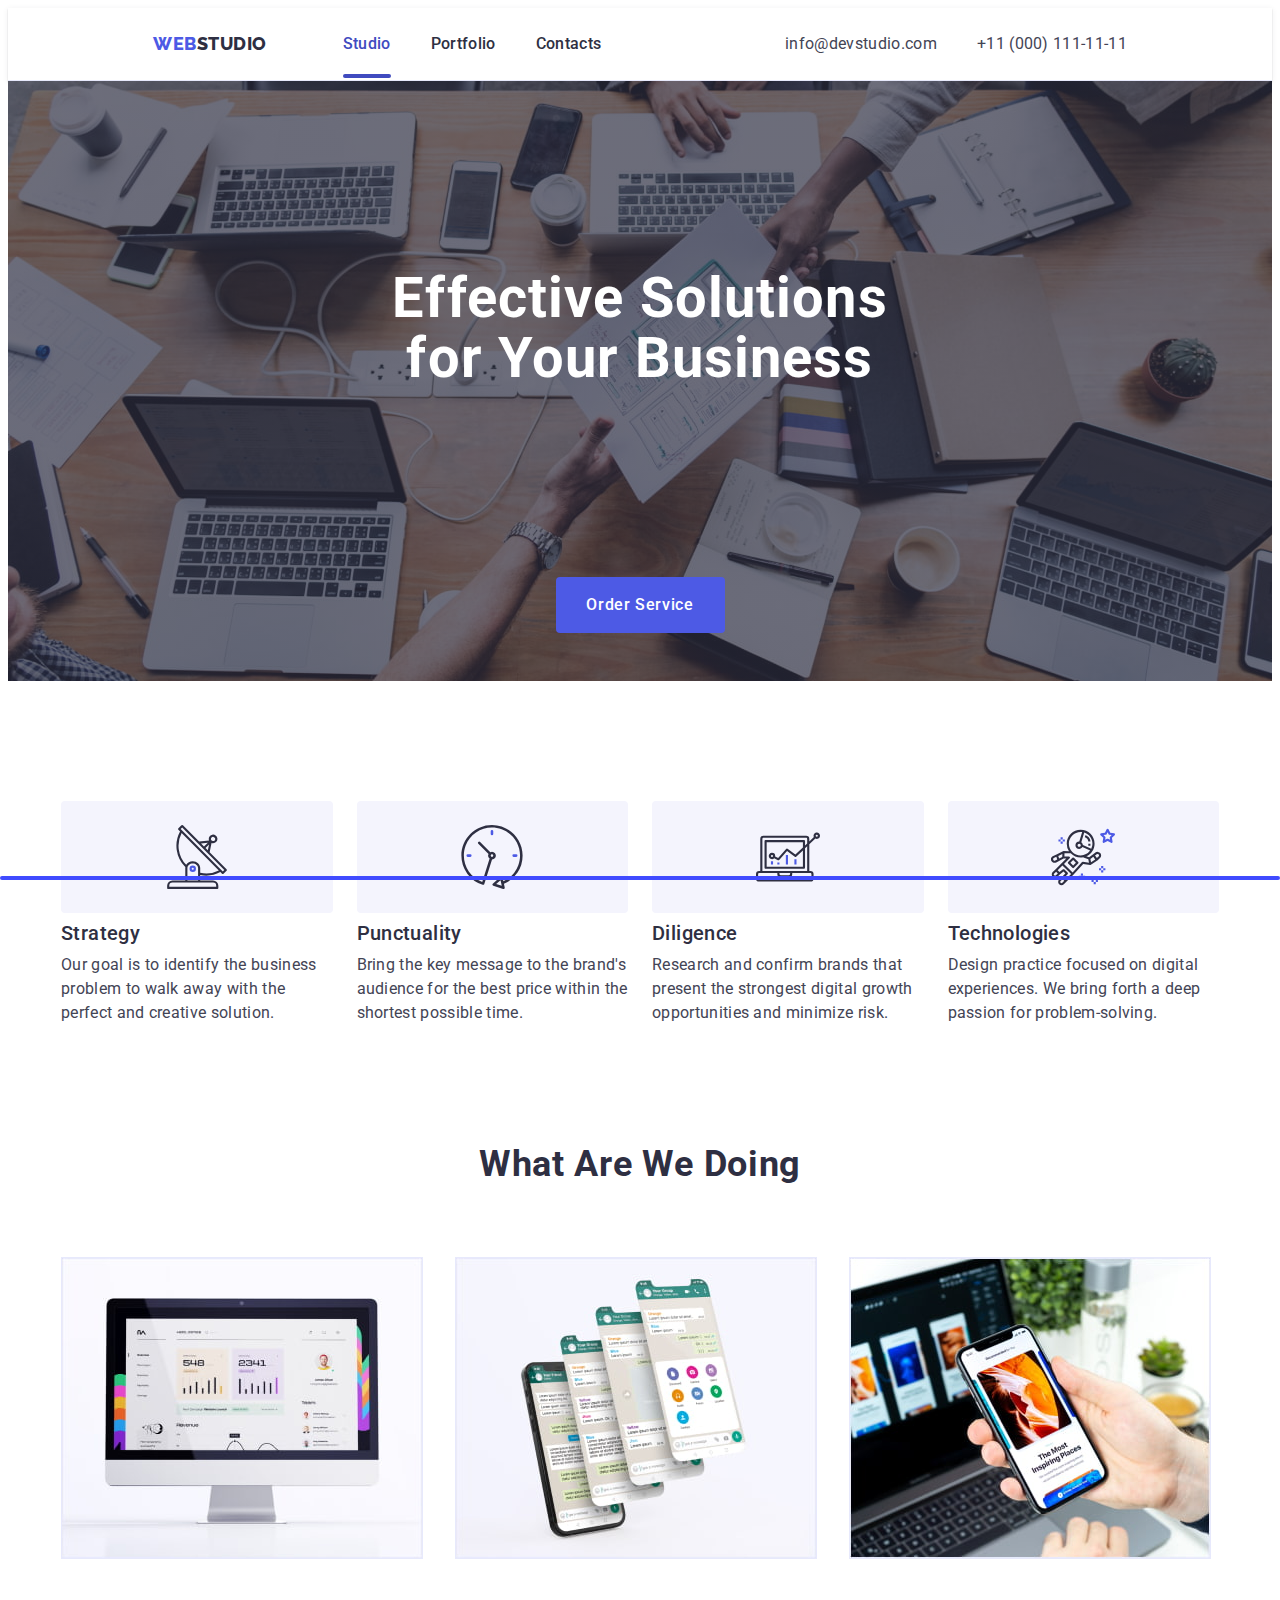
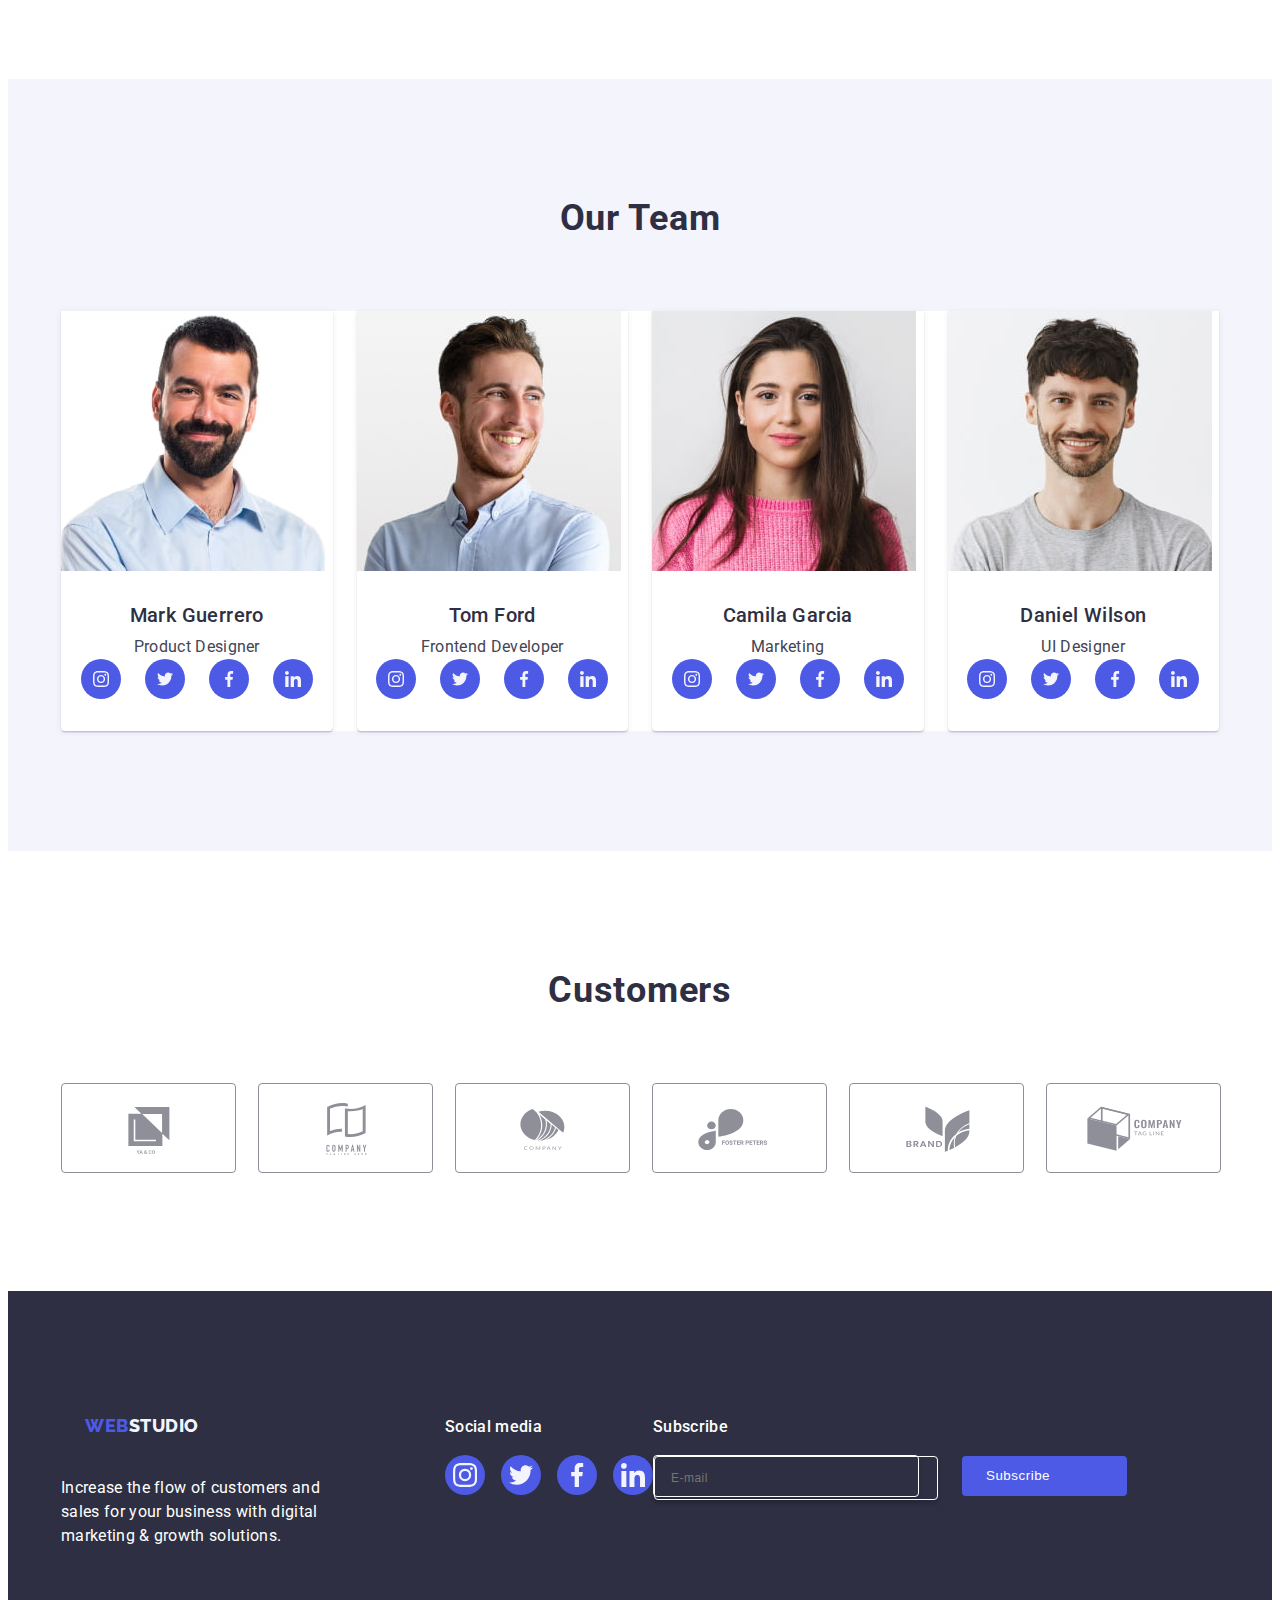
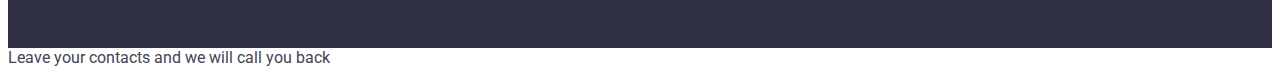
<file: index.html>
<!DOCTYPE html>
<html lang="en">
  <head>
    <meta charset="UTF-8" />
    <meta name="viewport" content="width=device-width, initial-scale=1.0" />
    <title>Document</title>
    <link
      rel="stylesheet"
      href="https://cdnjs.cloudflare.com/ajax/libs/modern-normalize/2.0.0/modern-normalize.min.css"
      integrity="sha512-4xo8blKMVCiXpTaLzQSLSw3KFOVPWhm/TRtuPVc4WG6kUgjH6J03IBuG7JZPkcWMxJ5huwaBpOpnwYElP/m6wg=="
      crossorigin="anonymous"
      referrerpolicy="no-referrer"
    />
    <link rel="preconnect" href="https://fonts.googleapis.com" />
    <link rel="preconnect" href="https://fonts.gstatic.com" crossorigin />
    <link
      href="https://fonts.googleapis.com/css2?family=Raleway:wght@800&family=Roboto:wght@400;500;700&display=swap"
      rel="stylesheet"
    />
    <link rel="stylesheet" href="./css/styles.css" />
  </head>

  <body>
    <!-- Top Line-->
    <header class="header">
      <div class="container header-container">
        <nav class="navigation">
          <a class="navigation-logo link" href="./index.html"
            >Web<span class="span">Studio</span></a
          >
          <ul class="navigation-link-list list">
            <li class="navigation-list-item">
              <a class="link-nav studio-link-nav link" href="./index.html"
                >Studio</a
              >
            </li>
            <li class="navigation-list-item">
              <a class="link-nav link" href="./portfolio.html">Portfolio</a>
            </li>
            <li class="navigation-list-item">
              <a class="link-nav link" href="">Contacts</a>
            </li>
          </ul>
        </nav>

        <!-- adress-->
        <address class="adress">
          <ul class="header-adress-list list">
            <li class="header-adress-list-item">
              <a
                class="header-adress-link link"
                href="mailto:info@devstudio.com"
                >info@devstudio.com
              </a>
            </li>
            <li class="header-adress-list-item">
              <a class="header-adress-link link" href="tel:+110001111111"
                >+11 (000) 111-11-11
              </a>
            </li>
          </ul>
        </address>
      </div>
    </header>

    <!-- main -->

    <main>
      <!-- Hero Section -->
      <section class="hero section">
        <div class="container hero-container">
          <h1 class="hero-title">Effective Solutions for Your Business</h1>
          <button class="hero-btn" type="button" data-modal-open>
            Order Service
          </button>
        </div>
      </section>

      <!-- Section 1 -->
      <section class="benefits section">
        <div class="container benefits-container">
          <h2 hidden class="visually-hidden">how we work</h2>
          <ul class="benefits-list list">
            <li class="benefits-list-item">
              <div class="icons-container">
                <svg class="benefits-icon" width="64" height="64">
                  <use href="./images/icons.svg#icon-antenna"></use>
                </svg>
              </div>

              <h3 class="benefits-list-subtitle">Strategy</h3>
              <p class="benefits-list-desc">
                Our goal is to identify the business problem to walk away with
                the perfect and creative solution.
              </p>
            </li>
            <li class="benefits-list-item">
              <div class="icons-container">
                <svg class="benefits-icon" width="64" height="64">
                  <use href="./images/icons.svg#icon-clock"></use>
                </svg>
              </div>

              <h3 class="benefits-list-subtitle">Punctuality</h3>
              <p class="benefits-list-desc">
                Bring the key message to the brand's audience for the best price
                within the shortest possible time.
              </p>
            </li>
            <li class="benefits-list-item">
              <div class="icons-container">
                <svg class="benefits-icon" width="64" height="64">
                  <use href="./images/icons.svg#icon-diagram"></use>
                </svg>
              </div>

              <h3 class="benefits-list-subtitle">Diligence</h3>
              <p class="benefits-list-desc">
                Research and confirm brands that present the strongest digital
                growth opportunities and minimize risk.
              </p>
            </li>
            <li class="benefits-list-item">
              <div class="icons-container">
                <svg class="benefits-icon" width="64" height="64">
                  <use href="./images/icons.svg#icon-astronaut"></use>
                </svg>
              </div>

              <h3 class="benefits-list-subtitle">Technologies</h3>
              <p class="benefits-list-desc">
                Design practice focused on digital experiences. We bring forth a
                deep passion for problem-solving.
              </p>
            </li>
          </ul>
        </div>
      </section>

      <!-- Section 2(3) -->
      <section class="case section">
        <div class="container case-container">
          <h2 class="case-title">What are we doing</h2>

          <ul class="case-list list">
            <li class="case-list-item">
              <img
                class="case-list-img"
                src="./images/services/img1.jpg"
                alt="statistic image"
                width="360"
                height="300"
              />
            </li>
            <li class="case-list-item">
              <img
                class="case-list-img"
                src="./images/services/img2.jpg"
                alt="analysis image"
                width="360"
                height="300"
              />
            </li>
            <li class="case-list-item">
              <img
                class="case-list-img"
                src="./images/services/img3.jpg"
                alt="app image"
                width="360"
                height="300"
              />
            </li>
          </ul>
        </div>
      </section>

      <!-- Section 3(4) -->
      <section class="team section">
        <div class="container team-container">
          <h2 class="team-title">Our Team</h2>
          <ul class="team-list list">
            <li class="team-list-item">
              <img
                class="team-list-img"
                src="./images/team/img1.jpg"
                alt="Mark Guerrero"
                width="264"
                height="260"
              />
              <div class="team-list-container">
                <h3 class="team-list-subtitle">Mark Guerrero</h3>
                <p class="team-list-desc">Product Designer</p>
                <ul class="team-social-link-list">
                  <li class="team-social-link-item">
                    <a class="team-social-link" href="">
                      <svg class="team-social-link-icon" width="16" height="16">
                        <use href="./images/icons.svg#icon-instagram-2-2"></use>
                      </svg>
                    </a>
                  </li>
                  <li class="team-social-link-item">
                    <a class="team-social-link" href="">
                      <svg class="team-social-link-icon" width="16" height="16">
                        <use href="./images/icons.svg#icon-twitter"></use>
                      </svg>
                    </a>
                  </li>
                  <li class="team-social-link-item">
                    <a class="team-social-link" href="">
                      <svg class="team-social-link-icon" width="16" height="16">
                        <use href="./images/icons.svg#icon-facebook"></use>
                      </svg>
                    </a>
                  </li>
                  <li class="team-social-link-item">
                    <a class="team-social-link" href="">
                      <svg class="team-social-link-icon" width="16" height="16">
                        <use href="./images/icons.svg#icon-linkedin"></use>
                      </svg>
                    </a>
                  </li>
                </ul>
              </div>
            </li>

            <li class="team-list-item">
              <img
                class="team-list-img"
                src="./images/team/img2.jpg"
                alt="Tom Ford"
                width="264"
                height="260"
              />
              <div class="team-list-container">
                <h3 class="team-list-subtitle">Tom Ford</h3>
                <p class="team-list-desc">Frontend Developer</p>
                <ul class="team-social-link-list">
                  <li class="team-social-link-item">
                    <a class="team-social-link" href="">
                      <svg class="team-social-link-icon" width="16" height="16">
                        <use href="./images/icons.svg#icon-instagram-2-2"></use>
                      </svg>
                    </a>
                  </li>
                  <li class="team-social-link-item">
                    <a class="team-social-link" href="">
                      <svg class="team-social-link-icon" width="16" height="16">
                        <use href="./images/icons.svg#icon-twitter"></use>
                      </svg>
                    </a>
                  </li>
                  <li class="team-social-link-item">
                    <a class="team-social-link" href="">
                      <svg class="team-social-link-icon" width="16" height="16">
                        <use href="./images/icons.svg#icon-facebook"></use>
                      </svg>
                    </a>
                  </li>
                  <li class="team-social-link-item">
                    <a class="team-social-link" href="">
                      <svg class="team-social-link-icon" width="16" height="16">
                        <use href="./images/icons.svg#icon-linkedin"></use>
                      </svg>
                    </a>
                  </li>
                </ul>
              </div>
            </li>

            <li class="team-list-item">
              <img
                class="team-list-img"
                src="./images/team/img3.jpg"
                alt="Camila Garcia"
                width="264"
                height="260"
              />
              <div class="team-list-container">
                <h3 class="team-list-subtitle">Camila Garcia</h3>
                <p class="team-list-desc">Marketing</p>
                <ul class="team-social-link-list">
                  <li class="team-social-link-item">
                    <a class="team-social-link" href="">
                      <svg class="team-social-link-icon" width="16" height="16">
                        <use href="./images/icons.svg#icon-instagram-2-2"></use>
                      </svg>
                    </a>
                  </li>
                  <li class="team-social-link-item">
                    <a class="team-social-link" href="">
                      <svg class="team-social-link-icon" width="16" height="16">
                        <use href="./images/icons.svg#icon-twitter"></use>
                      </svg>
                    </a>
                  </li>
                  <li class="team-social-link-item">
                    <a class="team-social-link" href="">
                      <svg class="team-social-link-icon" width="16" height="16">
                        <use href="./images/icons.svg#icon-facebook"></use>
                      </svg>
                    </a>
                  </li>
                  <li class="team-social-link-item">
                    <a class="team-social-link" href="">
                      <svg class="team-social-link-icon" width="16" height="16">
                        <use href="./images/icons.svg#icon-linkedin"></use>
                      </svg>
                    </a>
                  </li>
                </ul>
              </div>
            </li>

            <li class="team-list-item">
              <img
                class="team-list-img"
                src="./images/team/img4.jpg"
                alt="Daniel Wilson"
                width="264"
                height="260"
              />
              <div class="team-list-container">
                <h3 class="team-list-subtitle">Daniel Wilson</h3>
                <p class="team-list-desc">UI Designer</p>
                <ul class="team-social-link-list">
                  <li class="team-social-link-item">
                    <a class="team-social-link" href="">
                      <svg class="team-social-link-icon" width="16" height="16">
                        <use href="./images/icons.svg#icon-instagram-2-2"></use>
                      </svg>
                    </a>
                  </li>
                  <li class="team-social-link-item">
                    <a class="team-social-link" href="">
                      <svg class="team-social-link-icon" width="16" height="16">
                        <use href="./images/icons.svg#icon-twitter"></use>
                      </svg>
                    </a>
                  </li>
                  <li class="team-social-link-item">
                    <a class="team-social-link" href="">
                      <svg class="team-social-link-icon" width="16" height="16">
                        <use href="./images/icons.svg#icon-facebook"></use>
                      </svg>
                    </a>
                  </li>
                  <li class="team-social-link-item">
                    <a class="team-social-link" href="">
                      <svg class="team-social-link-icon" width="16" height="16">
                        <use href="./images/icons.svg#icon-linkedin"></use>
                      </svg>
                    </a>
                  </li>
                </ul>
              </div>
            </li>
          </ul>
        </div>
      </section>

      <!-- Section 5 -->
      <!-- customers -->
      <section class="customers">
        <div class="customers-container container">
          <h2 class="customers-title">Customers</h2>
          <ul class="customers-list">
            <li class="company-link-list">
              <a class="customers-link" href="">
                <svg class="company-logo" width="104" height="56">
                  <use href="./images/icons.svg#icon-company1"></use>
                </svg>
              </a>
            </li>
            <li class="company-link-list">
              <a class="customers-link" href="">
                <svg class="company-logo" width="104" height="56">
                  <use href="./images/icons.svg#icon-company2"></use>
                </svg>
              </a>
            </li>
            <li class="company-link-list">
              <a class="customers-link" href="">
                <svg class="company-logo" width="104" height="56">
                  <use href="./images/icons.svg#icon-company3"></use>
                </svg>
              </a>
            </li>
            <li class="company-link-list">
              <a class="customers-link" href="">
                <svg class="company-logo" width="104" height="56">
                  <use href="./images/icons.svg#icon-company4"></use>
                </svg>
              </a>
            </li>
            <li class="company-link-list">
              <a class="customers-link" href="">
                <svg class="company-logo" width="104" height="56">
                  <use href="./images/icons.svg#icon-company5"></use>
                </svg>
              </a>
            </li>
            <li class="company-link-list">
              <a class="customers-link" href="">
                <svg class="company-logo" width="104" height="56">
                  <use href="./images/icons.svg#icon-company6"></use>
                </svg>
              </a>
            </li>
          </ul>
        </div>
      </section>
    </main>

    <!-- footer -->
    <footer class="footer">
      <div class="container footer-container">
        <div class="logo-paragraph-container">
          <a class="footer-logo link" href="./index.html"
            >Web<span class="footer-span">Studio</span>
          </a>
          <p class="footer-text">
            Increase the flow of customers and sales for your business with
            digital marketing & growth solutions.
          </p>
        </div>
        <div class="footer-social-text-link">
          <p class="footer-social-text">Social media</p>
          <ul class="footer-social-link-list">
            <li class="footer-social-link-item">
              <a class="footer-social-link" href="">
                <svg class="footer-social-icon" width="24" height="24">
                  <use href="./images/icons.svg#icon-instagram-2-2"></use>
                </svg>
              </a>
            </li>
            <li class="footer-social-link-item">
              <a class="footer-social-link" href="">
                <svg class="footer-social-icon" width="24" height="24">
                  <use href="./images/icons.svg#icon-twitter"></use>
                </svg>
              </a>
            </li>
            <li class="footer-social-link-item">
              <a class="footer-social-link" href="">
                <svg class="footer-social-icon" width="24" height="24">
                  <use href="./images/icons.svg#icon-facebook"></use>
                </svg>
              </a>
            </li>
            <li class="footer-social-link-item">
              <a class="footer-social-link" href="">
                <svg class="footer-social-icon" width="24" height="24">
                  <use href="./images/icons.svg#icon-linkedin"></use>
                </svg>
              </a>
            </li>
          </ul>
        </div>

        <!-- subscribe part -->
        <div class="subscribe-container">
          <p class="footer-social-text">Subscribe</p>
          <form class="subscribe-form">
            <label class="footer-label">
              <input
                class="subscribe-text"
                type="email"
                name="email"
                placeholder="E-mail"
              />
            </label>
            <button class="subscribe-btn" type="submit">
              Subscribe
              <svg class="subscribe-icon" width="24" height="24">
                <use href="./images/icons.svg#icon-Frame-3"></use>
              </svg>
            </button>
          </form>
        </div>
      </div>
    </footer>

    <!-- Modal window -->
    <div class="backdrop is-hidden" data-modal>
      <div class="modal">
        <button class="modal-btn" type="button" data-modal-close>
          <svg class="modal-btn-icon" width="8" height="8">
            <use href="./images/icons.svg#icon-close-black-18dp-2-1"></use>
          </svg>
        </button>

        <!-- modal structure -->
        
          <p class="modal-title">
            Leave your contacts and we will call you back
          </p>
        

        <form class="inputs">
          <div class="label-input-container">
            <label class="input-title" for="user-name"
              >Name</label>
            <div class="input-svg-container">
                <input
                  class="input-field"
                  id="user-name"
                  type="text"
                  name="user-name"
                />
                <svg class="modal-cont-icon" width="18" height="24">
                  <use href="./images/icons.svg#icon-person-black-18dp-1"></use>
                </svg>
              </div>
            </div>
          

            <div class="label-input-container">
            <label class="input-title" for="user-phone"
              >Phone</label>
              <div class="input-svg-container">
                <input 
                class="input-field"
                id="user-phone"
                type="text" 
                name="user-phone" />
                <svg class="modal-cont-icon" width="18" height="24">
                  <use href="./images/icons.svg#icon-phone-black-18dp-1"></use>
                </svg>
              </div>
            </div>
            
       

            <div class="label-input-container">
            <label class="input-title" for="user-email"
              >Email</label>
              <div class="input-svg-container">
                <input class="input-field"
                id="user-email" 
                type="text" 
                name="user-email" />
                <svg class="modal-cont-icon" width="18" height="24">
                  <use href="./images/icons.svg#icon-email-black-18dp-1"></use>
                </svg>
              </div>
            </div>
            

          <div class="label-input-container comment-container">
              <label class="input-title" for="user-comment"
                >Comment</label>
                  <textarea
                    class="user-com-area"
                    id="user-comment"
                    name="user-comment"
                    cols="30"
                    rows="10"
                    placeholder="Text input"
                  ></textarea>
              
              </div>
            

            <div class="checkbox-container">
            
              
                <input
                  class="checkbox-btn visually-hidden"
                  id="user-privacy"
                  type="checkbox"
                  value="true"
                  name="user-privacy"
                />
              
        
                <label class="accept-text" for="user-privacy">
                  <span class="accept-span">
                    <svg class="click-icon" width="10" height="8">
                      <use href="./images/icons.svg#icon-Property-1click"></use>
                    </svg>
                    I accept the terms and conditions of the
                    </span>
                    <a class="p-p-link" href="">Privacy Policy</a>
                </label>
                
            </div>
            <button class="submit-btn" type="submit">Send</button>
        
        </form>
      </div>
    </div>
    <p>Leave your contacts and we will call you back</p>
    <script src="./js/modal.js"></script>
  </body>
</html>
</file>
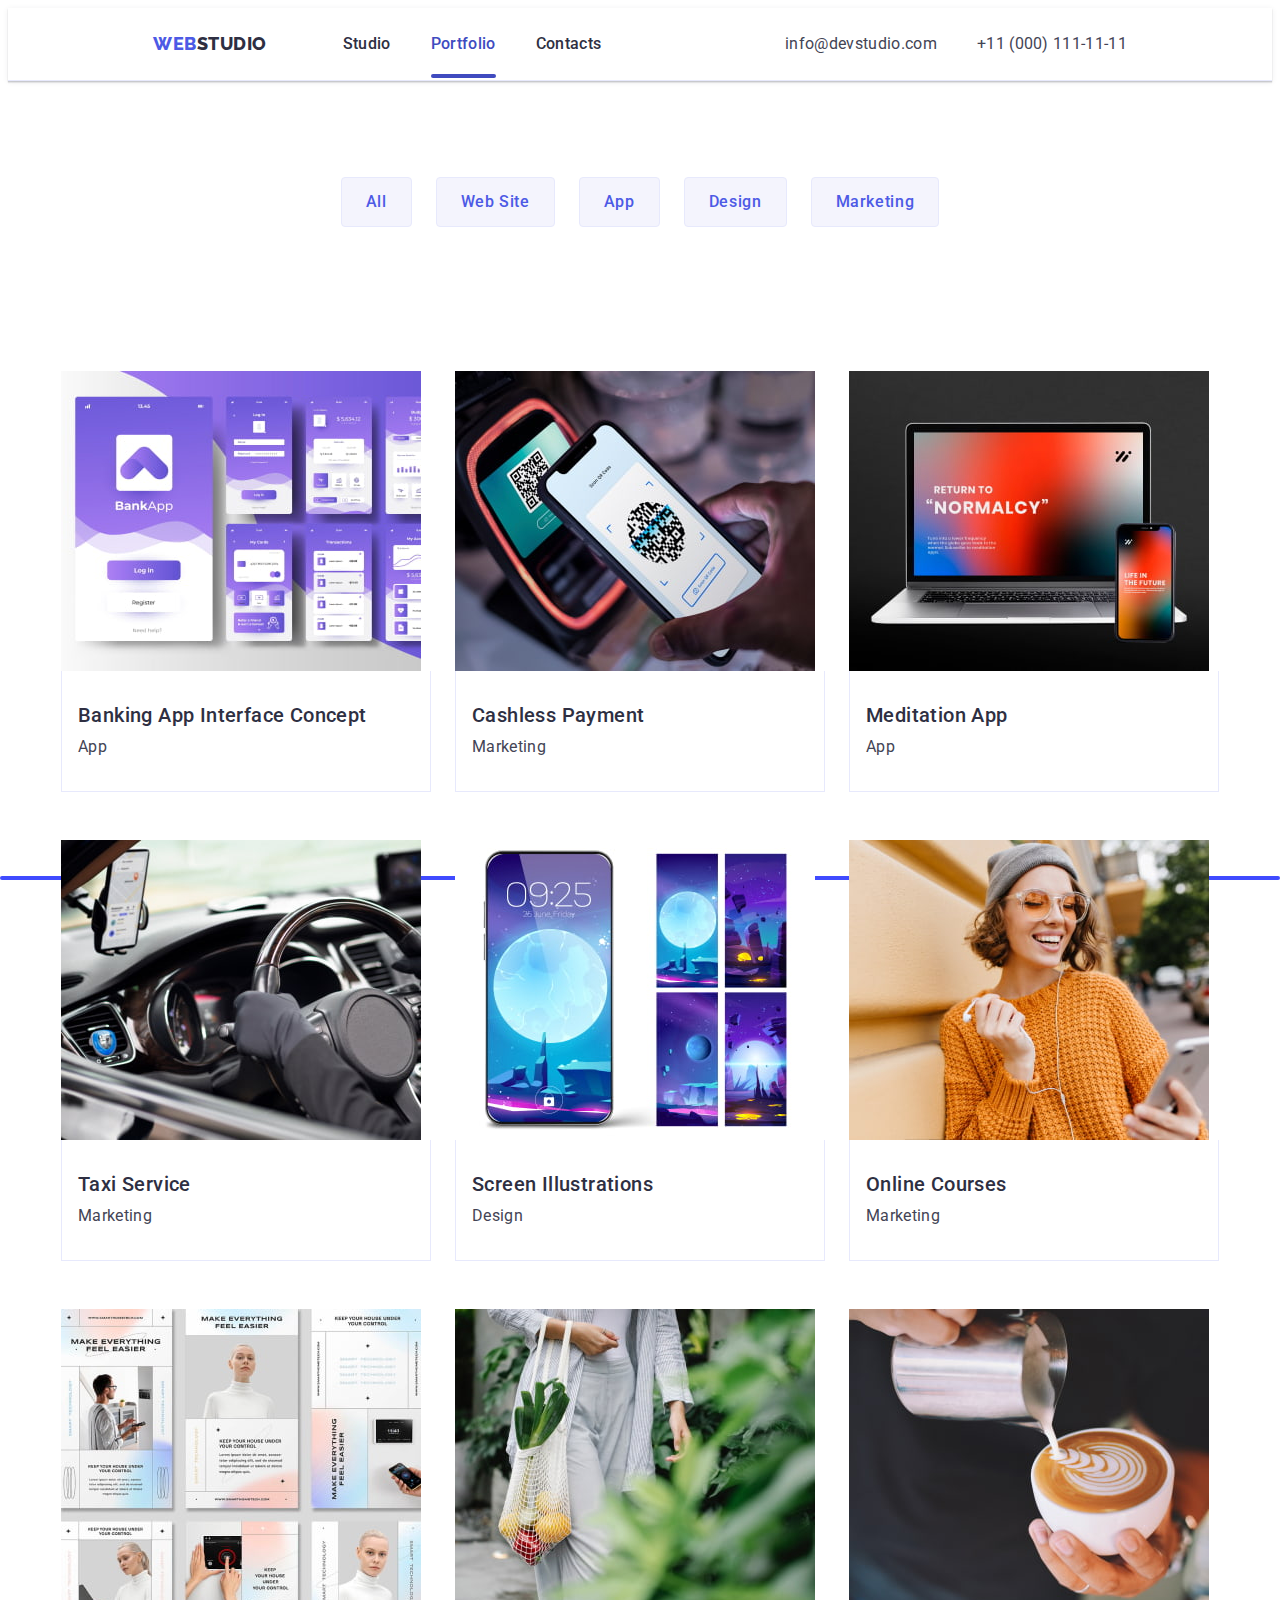
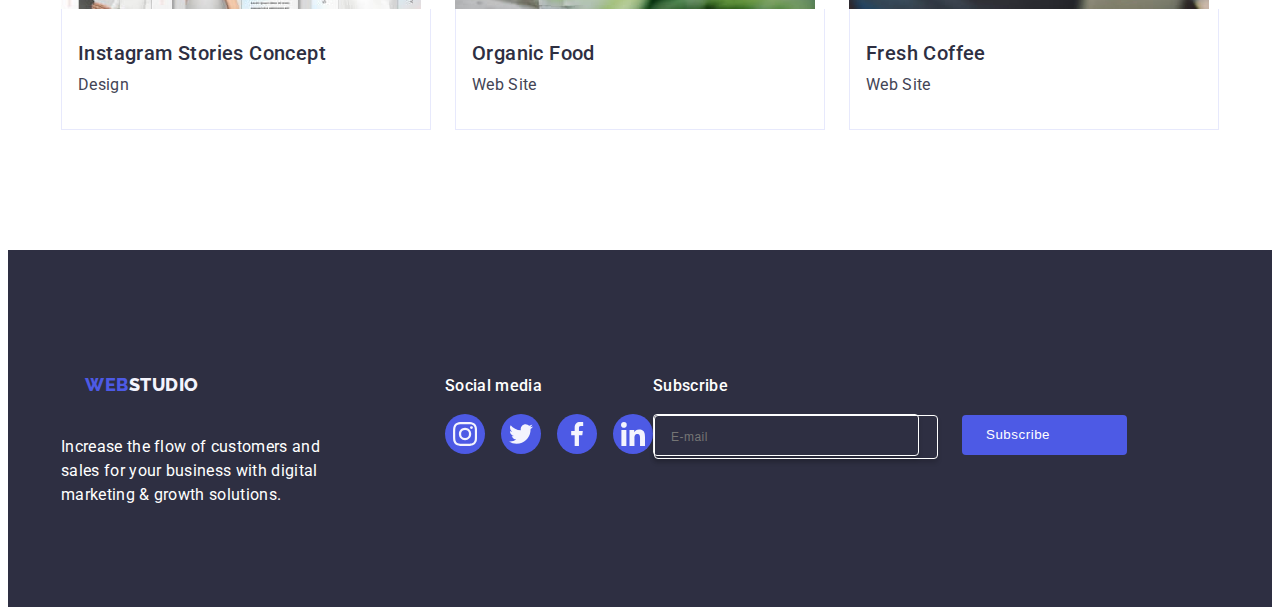
<file: portfolio.html>
<!DOCTYPE html>
<html lang="en">
  <head>
    <meta charset="UTF-8" />
    <meta name="viewport" content="width=device-width, initial-scale=1.0" />
    <title>Document</title>
    <link
      rel="stylesheet"
      href="https://cdnjs.cloudflare.com/ajax/libs/modern-normalize/2.0.0/modern-normalize.min.css"
      integrity="sha512-4xo8blKMVCiXpTaLzQSLSw3KFOVPWhm/TRtuPVc4WG6kUgjH6J03IBuG7JZPkcWMxJ5huwaBpOpnwYElP/m6wg=="
      crossorigin="anonymous"
      referrerpolicy="no-referrer"
    />
    <link rel="preconnect" href="https://fonts.googleapis.com" />
    <link rel="preconnect" href="https://fonts.gstatic.com" crossorigin />
    <link
      href="https://fonts.googleapis.com/css2?family=Raleway:wght@800&family=Roboto:wght@400;500;700&display=swap"
      rel="stylesheet"
    />
    <link rel="stylesheet" href="./css/styles.css" />
  </head>
  <body>
    <!-- Top line -->
    <header class="header">
      <div class="container header-container">
        <nav class="navigation">
          <a class="navigation-logo link" href="./index.html"
            >Web<span class="span">Studio</span></a
          >
          <ul class="navigation-link-list list">
            <li class="navigation-list-item">
              <a class="link-nav link" href="./index.html">Studio</a>
            </li>
            <li class="navigation-list-item">
              <a class="link-nav studio-link-nav link" href="./portfolio.html"
                >Portfolio</a
              >
            </li>
            <li class="navigation-list-item">
              <a class="link-nav link" href="">Contacts</a>
            </li>
          </ul>
        </nav>

        <!-- adress-->
        <address class="adress">
          <ul class="header-adress-list list">
            <li class="header-adress-list-item">
              <a
                class="header-adress-link link"
                href="mailto:info@devstudio.com"
                >info@devstudio.com
              </a>
            </li>
            <li class="header-adress-list-item">
              <a class="header-adress-link link" href="tel:+110001111111"
                >+11 (000) 111-11-11
              </a>
            </li>
          </ul>
        </address>
      </div>
    </header>

    <!-- main -->
    <main>
      <!-- filter -->
      <section class="portfolio">
        <div class="filter-container container">
          <h1 hidden class="visually-hidden">Filters</h1>
          <ul class="button-list list">
            <li class="button-list-items">
              <button class="filter-button" type="button">All</button>
            </li>

            <li class="button-list-items">
              <button class="filter-button" type="button">Web Site</button>
            </li>
            <li class="button-list-items">
              <button class="filter-button" type="button">App</button>
            </li>
            <li class="button-list-items">
              <button class="filter-button" type="button">Design</button>
            </li>
            <li class="button-list-items">
              <button class="filter-button" type="button">Marketing</button>
            </li>
          </ul>

          <!-- Rows -->
          <ul class="project-list list">
            <li class="project-list-item">
              <a class="project-img link" href="#">
                <div class="thumb">
                  <img
                    src="./images/row1/img1.jpg"
                    alt="Banking app img"
                    width="360"
                    height="300"
                  />
                  <p class="overlay">
                    14 Stylish and User-Friendly App Design Concepts · Task
                    Manager App · Calorie Tracker App · Exotic Fruit Ecommerce
                    App · Cloud Storage App
                  </p>
                </div>

                <div class="project-title-dsc-container">
                  <h2 class="project-list-title">
                    Banking App Interface Concept
                  </h2>
                  <p class="project-list-dsc">App</p>
                </div>
              </a>
            </li>

            <li class="project-list-item">
              <a class="project-img link" href="#">
                <div class="thumb">
                  <img
                    src="./images/row1/img2.jpg"
                    alt="Payment img"
                    width="360"
                    height="300"
                  />
                  <p class="overlay">
                    14 Stylish and User-Friendly App Design Concepts · Task
                    Manager App · Calorie Tracker App · Exotic Fruit Ecommerce
                    App · Cloud Storage App
                  </p>
                </div>

                <div class="project-title-dsc-container">
                  <h2 class="project-list-title">Cashless Payment</h2>
                  <p class="project-list-dsc">Marketing</p>
                </div>
              </a>
            </li>

            <li class="project-list-item">
              <a class="project-img link" href="">
                <div class="thumb">
                  <img
                    src="./images/row1/img3.jpg"
                    alt="App img"
                    width="360"
                    height="300"
                  />
                  <p class="overlay">
                    14 Stylish and User-Friendly App Design Concepts · Task
                    Manager App · Calorie Tracker App · Exotic Fruit Ecommerce
                    App · Cloud Storage App
                  </p>
                </div>

                <div class="project-title-dsc-container">
                  <h2 class="project-list-title">Meditation App</h2>
                  <p class="project-list-dsc">App</p>
                </div>
              </a>
            </li>

            <li class="project-list-item">
              <a class="project-img link" href="#">
                <div class="thumb">
                  <img
                    src="./images/row2/img1.jpg"
                    alt="Taxi Service img"
                    width="360"
                    height="300"
                  />
                  <p class="overlay">
                    14 Stylish and User-Friendly App Design Concepts · Task
                    Manager App · Calorie Tracker App · Exotic Fruit Ecommerce
                    App · Cloud Storage App
                  </p>
                </div>

                <div class="project-title-dsc-container">
                  <h2 class="project-list-title">Taxi Service</h2>
                  <p class="project-list-dsc">Marketing</p>
                </div>
              </a>
            </li>

            <li class="project-list-item">
              <a class="project-img link" href="#">
                <div class="thumb">
                  <img
                    src="./images/row2/img2.jpg"
                    alt="Screen img"
                    width="360"
                    height="300"
                  />
                  <p class="overlay">
                    14 Stylish and User-Friendly App Design Concepts · Task
                    Manager App · Calorie Tracker App · Exotic Fruit Ecommerce
                    App · Cloud Storage App
                  </p>
                </div>

                <div class="project-title-dsc-container">
                  <h2 class="project-list-title">Screen Illustrations</h2>
                  <p class="project-list-dsc">Design</p>
                </div>
              </a>
            </li>

            <li class="project-list-item">
              <a class="project-img link" href="#">
                <div class="thumb">
                  <img
                    src="./images/row2/img3.jpg"
                    alt="Courses img"
                    width="360"
                    height="300"
                  />
                  <p class="overlay">
                    14 Stylish and User-Friendly App Design Concepts · Task
                    Manager App · Calorie Tracker App · Exotic Fruit Ecommerce
                    App · Cloud Storage App
                  </p>
                </div>

                <div class="project-title-dsc-container">
                  <h2 class="project-list-title">Online Courses</h2>
                  <p class="project-list-dsc">Marketing</p>
                </div>
              </a>
            </li>

            <li class="project-list-item">
              <a class="project-img link" href="#">
                <div class="thumb">
                  <img
                    src="./images/row3/img1.jpg"
                    alt="Taxi Service img"
                    width="360"
                    height="300"
                  />
                  <p class="overlay">
                    14 Stylish and User-Friendly App Design Concepts · Task
                    Manager App · Calorie Tracker App · Exotic Fruit Ecommerce
                    App · Cloud Storage App
                  </p>
                </div>

                <div class="project-title-dsc-container">
                  <h2 class="project-list-title">Instagram Stories Concept</h2>
                  <p class="project-list-dsc">Design</p>
                </div>
              </a>
            </li>

            <li class="project-list-item">
              <a class="project-img link" href="#">
                <div class="thumb">
                  <img
                    src="./images/row3/img2.jpg"
                    alt="Screen img"
                    width="360"
                    height="300"
                  />
                  <p class="overlay">
                    14 Stylish and User-Friendly App Design Concepts · Task
                    Manager App · Calorie Tracker App · Exotic Fruit Ecommerce
                    App · Cloud Storage App
                  </p>
                </div>

                <div class="project-title-dsc-container">
                  <h2 class="project-list-title">Organic Food</h2>
                  <p class="project-list-dsc">Web Site</p>
                </div>
              </a>
            </li>

            <li class="project-list-item">
              <a class="project-img link" href="#">
                <div class="thumb">
                  <img
                    src="./images/row3/img3.jpg"
                    alt="Courses img"
                    width="360"
                    height="300"
                  />
                  <p class="overlay">
                    14 Stylish and User-Friendly App Design Concepts · Task
                    Manager App · Calorie Tracker App · Exotic Fruit Ecommerce
                    App · Cloud Storage App
                  </p>
                </div>

                <div class="project-title-dsc-container">
                  <h2 class="project-list-title">Fresh Coffee</h2>
                  <p class="project-list-dsc">Web Site</p>
                </div>
              </a>
            </li>
          </ul>
        </div>
      </section>
    </main>

    <!-- Footer -->
    <footer class="footer">
      <div class="container footer-container">
        <div class="logo-paragraph-container">
          <a class="footer-logo link" href="./index.html"
            >Web<span class="footer-span">Studio</span>
          </a>
          <p class="footer-text">
            Increase the flow of customers and sales for your business with
            digital marketing & growth solutions.
          </p>
        </div>
        <div class="footer-social-text-link">
          <p class="footer-social-text">Social media</p>
          <ul class="footer-social-link-list">
            <li class="footer-social-link-item">
              <a class="footer-social-link" href="">
                <svg class="footer-social-icon" width="24" height="24">
                  <use href="./images/icons.svg#icon-instagram-2-2"></use>
                </svg>
              </a>
            </li>
            <li class="footer-social-link-item">
              <a class="footer-social-link" href="">
                <svg class="footer-social-icon" width="24" height="24">
                  <use href="./images/icons.svg#icon-twitter"></use>
                </svg>
              </a>
            </li>
            <li class="footer-social-link-item">
              <a class="footer-social-link" href="">
                <svg class="footer-social-icon" width="24" height="24">
                  <use href="./images/icons.svg#icon-facebook"></use>
                </svg>
              </a>
            </li>
            <li class="footer-social-link-item">
              <a class="footer-social-link" href="">
                <svg class="footer-social-icon" width="24" height="24">
                  <use href="./images/icons.svg#icon-linkedin"></use>
                </svg>
              </a>
            </li>
          </ul>
        </div>
        <!-- subscribe part -->
        <div class="subscribe-container">
          <p class="footer-social-text">Subscribe</p>
         
          <form class="subscribe-form">
            <label class="footer-label">
            <input class="subscribe-text" type="email" name="email" placeholder="E-mail"/>
          </label>
            <button class="subscribe-btn" type="submit">Subscribe
              <svg class="subscribe-icon" width="24" height="24">
                <use href="./images/icons.svg#icon-Frame-3"></use>
              </svg>
            </button>
          </form>
        </div>
      </div>
    </footer>
  </body>
</html>
</file>
<file: css/styles.css>
/* Web page */

/* Base styles */

:root {
  --primary-font: 'Roboto', sans-serif;
  --link-logo-font: 'Raleway', sans-serif;
  --primary-gray-color: #434455;
  --primary-dark-color: #2e2f42;
  --primary-light-color: #4d5ae5;
  --primary-white-color: #fff;
  --secondary-accent-color: #e7e9fc;
  --secondary-background-color: #f4f4fd;
}
.section {
  background-color: #fff;
}

p,
h1,
h2,
h3,
h4,
h5,
h6 {
  margin: 0;
}

ul {
  padding: 0;
  margin: 0;
}

.link,
.list,
.navigation-logo,
.span,
.footer-logo,
.list-item .adress-list-item {
  text-decoration: none;
}

.list,
.navigation-list-item,
.adress-list {
  list-style: none;
}

body {
  font-family: 'Roboto', sans-serif;
  font-style: normal;
  background-color: #ffffff;
  color: #434455;
}

.container {
  max-width: 1158px;
  margin: 0 auto;
  padding: 0 15px;
}

/* Header */

.header {
  border-bottom: 1px solid #e7e9fc;
  box-shadow: 0px 2px 1px rgba(46, 47, 66, 0.08),
    0px 1px 1px rgba(46, 47, 66, 0.16), 0px 1px 6px rgba(46, 47, 66, 0.08);
}

.header-container {
  width: 1158px;
  height: 72px;
  margin: 0 auto;
  padding: 0 15px;
  display: flex;
  justify-content: space-around;
  align-items: center;
  flex-shrink: 0;
}

header .navigation {
  display: flex;
  align-items: center;
}

.navigation-logo {
  color: #4d5ae5;
  font-family: 'Raleway', sans-serif;
  font-size: 18px;
  font-weight: 800;
  line-height: 1.17;
  letter-spacing: 0.54px;
  text-transform: uppercase;
  display: inline-flex;
  margin-right: 76px;
  padding: 24px 0;
  align-items: center;
  flex-shrink: 0;
}

.span {
  color: #2e2f42;
  font-size: 18px;
  font-weight: 800;
  line-height: 21px; /* 116.667% */
  letter-spacing: 0.54px;
  text-transform: uppercase;
}

.navigation-link-list {
  display: flex;
  gap: 40px;
  flex-wrap: wrap;
}

.navigation-link-list::after {
  content: '';
  position: absolute;
  bottom: 20px;
  left: 0;
  display: block;
  width: 100%;
  height: 4px;
  color: #404bbf;
  background-color: #404bff;
  border-radius: 2px;
}

.link-nav {
  color: #2e2f42;
  text-align: left;
  font-weight: 500;
  font-size: 16px;
  line-height: 1.5;
  letter-spacing: 0.02em;
  padding: 24px 0;
  transition: color 250ms cubic-bezier(0.4, 0, 0.2, 1);
}

.studio-link-nav {
  color: #404bbf;
  position: relative;
}

.studio-link-nav:after {
  content: '';
  position: absolute;
  left: 0;
  width: 100%;
  bottom: -1px;
  height: 4px;
  background-color: #404bbf;
  border-radius: 2px;
}

.link-nav:hover,
.link-nav:focus {
  color: #404bbf;
}

/* adress */
.adress {
  background: #fff;
  font-style: normal;
}

.header-adress-list {
  display: flex;
  gap: 40px;
  flex-wrap: wrap;
}

.header-adress-link {
  color: #434455;
  font-size: 16px;
  font-weight: 400;
  line-height: 1.5;
  letter-spacing: 0.32px;
  font-style: normal;
  text-align: left;
  transition: color 250ms cubic-bezier(0.4, 0, 0.2, 1);
}

.header-adress-link:hover,
.header-adress-link:focus {
  color: #404bbf;
}

.subscribe-container {
  width: 453px;
  height: 80px;
  flex-shrink: 0;
  margin: 0;
  /* padding: 0; */
}

.subscribe-form {
  display: flex; 
  width: 264px;
  height: 40px;
  flex-shrink: 0;
  gap: 24px;
  border-radius: 4px;
  border: 1px solid var(--white, #fff);
  box-shadow: 0px 4px 4px 0px rgba(0, 0, 0, 0.15);
}

.subscribe-text {
  color: #fff;
  font-size: 12px;
  width: 264px;
  height: 40px;
  border: 1px solid #ffffff;
  background-color: transparent;
  font-weight: 400;
  line-height: 1.5;
  letter-spacing: 0.04em;
  padding-left: 16px;
  box-shadow: 0px 4px 4px 0px rgba(0, 0, 0, 0.15);
  border-radius: 4px;
}

.placeholder {
  color: #ffffff;
}

.subscribe-btn {
  display: flex;
  padding: 8px 24px;
  justify-content: center;
  align-items: center;
  min-width: 165px;
  height: 40px;
  gap: 16px;
  font-weight: 500;
  line-height: 1.5;
  letter-spacing: 0.04em;
  color: #fff;
  cursor: pointer;
  border: none;
  border-radius: 4px;
  background: var(--iris, #4d5ae5);
}

.subscribe-icon {
  color: #fff;
  background-color: #4d5ae5;
  margin-left: 16px;
}

/* Hero styles */

.hero {
  background-color: #2e2f42;
  max-width: 1440px;
  height: 600px;
  margin: 0 auto;
  background-image: linear-gradient(
      rgba(46, 47, 66, 0.7),
      rgba(46, 47, 66, 0.7)
    ),
    url(../images/header-bckg-img.jpg);
  background-size: cover;
  background-repeat: no-repeat;
  background-position: center;
}

.hero-container .container {
  width: 1440px;
  height: 72px;
  display: block;
  justify-content: space-around;
  align-items: baseline;
  flex-shrink: 0;
}

.hero-title {
  color: var(--white, #fff);
  text-align: center;
  font-size: 56px;
  font-weight: 700;
  line-height: 1.07;
  letter-spacing: 1.12px;
  max-width: 496px;
  padding: 188px 0;
  margin: auto;
}

.hero-btn {
  font-family: 'Roboto', sans-serif;
  font-weight: 500;
  font-size: 16px;
  line-height: 1.5;
  letter-spacing: 0.04em;
  background: var(--iris, #4d5ae5);
  color: #fff;
  cursor: pointer;
  display: block;
  min-width: 169px;
  height: 56px;
  border: none;
  margin: auto;
  background-color: #4d5ae5;
  border-radius: 4px;
  transition: background-color 250ms cubic-bezier(0.4, 0, 0.2, 1);
}

.hero-btn:hover,
.hero-btn:focus {
  background: var(--ocean, #404bbf);
  color: #fff;
}

/* Benefits styles */

.benefits {
  background-color: #fff;
  padding: 120px 0;
}

.benefits-container .container {
  width: 1128px;
  padding: 0 15px;
}

.visually-hidden {
  position: absolute;
  width: 1px;
  height: 1px;
  margin: -1px;
  border: 0;
  padding: 0;
  white-space: nowrap;
  clip-path: inset(100%);
  clip: rect(0 0 0 0);
  overflow: hidden;
}

.benefits-list {
  display: flex;
  gap: 24px;
  padding: 0;
  margin: 0;
}

.benefits-list-item {
  width: calc((100% - 72px) / 4);
  margin: 0;
  padding: 0;
}

.icons-container {
  display: flex;
  align-items: center;
  justify-content: center;
  height: 112px;
  background-color: #f4f4fd;
  border-radius: 4px;
  margin-bottom: 8px;
}

.benefits-list-subtitle {
  color: var(--navyblue, #2e2f42);
  font-size: 20px;
  font-weight: 500;
  line-height: 1.2;
  letter-spacing: 0.4px;
  margin-bottom: 8px;
}

.benefits-list-desc {
  color: var(--slate, #434455);
  font-size: 16px;
  font-weight: 400;
  line-height: 24px; /* 150% */
  letter-spacing: 0.32px;
}

/* Work styles  */
.case {
  background-color: #fff;
  padding-bottom: 120px;
}

.case-container .container {
  width: 1128px;
  padding: 0 15px;
}

.case-list {
  display: flex;
  gap: 24px;
}

.case-title {
  color: var(--navyblue, #2e2f42);
  text-align: center;
  font-size: 36px;
  font-weight: 700;
  line-height: 1.11;
  letter-spacing: 0.72px;
  text-transform: capitalize;
  margin-bottom: 72px;
}

.case-list-item {
  width: calc((100% - 48px) / 3);
  margin: 0;
  padding: 0;
}

.case-list-img {
  border: 1px solid var(--cornflower, #e7e9fc);
  background: #ffffff;
}

/* Team styles */
.team {
  background-color: #f4f4fd;
  padding: 120px 0;
}

.team-container .container {
  width: 1440px;
  padding: 0 15px;
}

.team-title {
  color: var(--navyblue, #2e2f42);
  text-align: center;
  font-size: 36px;
  font-weight: 700;
  line-height: 1.11;
  letter-spacing: 0.72px;
  text-transform: capitalize;
  margin-bottom: 72px;
}

.team-list {
  background-color: #ffffff;
  display: flex;
  gap: 24px;
}

.team-list-item {
  width: calc((100% - 72px) / 4);
  box-shadow: 0px 1px 6px rgba(46, 47, 66, 0.08),
    0px 1px 1px rgba(46, 47, 66, 0.16), 0px 2px 1px rgba(46, 47, 66, 0.08);
  border-radius: 0px 0px 4px 4px;
  margin: 0;
  padding: 0;
}

.team-list-container {
  padding: 32px 0;
}

.team-list-subtitle {
  color: var(--navyblue, #2e2f42);
  background-color: #ffffff;
  text-align: center;
  font-size: 20px;
  font-weight: 500;
  line-height: 24px; /* 120% */
  letter-spacing: 0.4px;
  text-align: center;
  margin-bottom: 8px;
}

.team-list-desc {
  color: var(--slate, #434455);
  text-align: center;
  font-size: 16px;
  font-weight: 400;
  line-height: 24px; /* 150% */
  letter-spacing: 0.32px;
  text-align: center;
}

.team-social-link-list {
  display: flex;
  justify-content: center;
  gap: 24px;
  list-style-type: none;
  padding: 0;
  margin: 0;
}

.team-social-link-item {
  width: 40px;
  height: 40px;
}

.team-social-link {
  width: 100%;
  height: 100%;
  background-color: #4d5ae5;
  border-radius: 50%;
  display: flex;
  align-items: center;
  justify-content: center;
  transition: background-color 250ms cubic-bezier(0.4, 0, 0.2, 1);
}

.team-social-link:hover,
.team-social-link:focus {
  /* fill: var(--ocean, #404bbf); */
  background-color: #404bbf;
}

.team-social-link-icon {
  fill: #f4f4fd;
}

.team-link-icon {
  fill: currentColor;
}

/* customers */

.customers {
  padding-top: 120px;
  padding-bottom: 120px;
}

.customers-container .container {
  width: 1440px;
  /* padding: 0 15px; */
  padding: 0;
  margin: 0;
}

.customers-title {
  color: var(--navyblue, #2e2f42);
  text-align: center;
  font-family: Roboto;
  font-size: 36px;
  font-style: normal;
  font-weight: 700;
  line-height: 1.11;
  margin-bottom: 72px;
  letter-spacing: 0.72px;
  text-transform: capitalize;
}

.customers-list {
  display: flex;
  gap: 24px;
  list-style-type: none;
  padding: 0;
  margin: 0;
}

.company-link-list {
  width: calc((100% - 120px) / 6);
  height: 88px;
  margin: 0;
}

.customers-link {
  width: 100%;
  height: 100%;
  border: 1px solid #8e8f99;
  border-radius: 4px;
  display: flex;
  align-items: center;
  justify-content: center;
  color: #8e8f99;
  transition: border-color 250ms cubic-bezier(0.4, 0, 0.2, 1),
    color 250ms cubic-bezier(0.4, 0, 0.2, 1);
}

.customers-link:hover,
.customers-link:focus {
  border-color: #404bbf;
  color: #404bbf;
}

.company-logo {
  fill: currentColor;
  transition: border-color 250ms cubic-bezier(0.4, 0, 0.2, 1),
    color 250ms cubic-bezier(0.4, 0, 0.2, 1);
}

.company-logo:hover,
.company-logo:focus {
  border-color: #404bbf;
  color: #404bbf;
}

/* footer */

.footer {
  background-color: #2e2f42;
  padding: 100px 0;
}

.footer-container .container {
  width: 1440px;
  height: 72px;
  justify-content: space-around;
  flex-shrink: 0;
  padding: 100px 0;
}

.footer-container {
  display: flex;
  align-items: baseline;
}

.logo-paragraph-container {
  margin-right: 120px;
}

.footer-logo {
  color: #4d5ae5;
  font-family: 'Raleway', sans-serif;
  font-size: 18px;
  font-style: normal;
  font-weight: 800;
  line-height: 1.17;
  letter-spacing: 0.54px;
  text-transform: uppercase;
  background: var(--navyblue, #2e2f42);
  display: inline-block;
  margin-bottom: 16px;
  padding: 24px;
  align-items: center;
  flex-shrink: 0;
}

.footer-span {
  color: #f4f4fd;
}
.footer-text {
  font-weight: 500;
  color: #fff;
  font-family: Roboto;
  font-size: 16px;
  font-style: normal;
  font-weight: 400;
  line-height: 1.5;
  letter-spacing: 0.02em;
  background: var(--navyblue, #2e2f42);
  width: 264px;
}

.footer-social-text-link {
  flex-wrap: wrap;
  align-items: flex-start;
  text-decoration: none;
  justify-content: space-around;
  align-items: baseline;
  margin: 0;
  gap: 16px;
}

.footer-social-text {
  color: var(--white, #fff);
  font-size: 16px;
  font-weight: 500;
  line-height: 24px; /* 150% */
  letter-spacing: 0.32px;
  margin-bottom: 16px;
}

.footer-social-link-list {
  display: flex;
  gap: 16px;
  list-style-type: none;
  padding: 0;
  margin: 0;
}

.footer-social-link-item {
  width: 40px;
  height: 40px;
}

.footer-social-link {
  width: 100%;
  height: 100%;
  background-color: #4d5ae5;
  border-radius: 50%;
  display: flex;
  align-items: center;
  justify-content: center;
  transition: background-color 250ms cubic-bezier(0.4, 0, 0.2, 1);
}

.footer-social-link:hover,
.footer-social-link:focus {
  background-color: #31d0aa;
}

.footer-social-icon {
  fill: #f4f4fd;
}

/* Portfolio page */

.portfolio {
  padding-top: 96px;
  padding-bottom: 120px;
}

/* filter */

.filter-container .container {
  max-width: 1158px;
  margin: 0 auto;
  padding: 0 15px;
}

.button-list {
  background: #fff;
  text-decoration: none;
  list-style: none;
  display: flex;
  justify-content: center;
  margin-bottom: 72px;
  flex-wrap: wrap;
  align-items: baseline;
  gap: 24px;
}

.button-list-items {
  display: flex;
  justify-content: center;
  gap: 24px;
  margin-bottom: 72px;
}

.filter-button {
  color: #4d5ae5;
  background-color: #f4f4fd;
  text-align: center;
  font-family: 'Roboto', sans-serif;
  font-size: 16px;
  font-style: normal;
  font-weight: 500;
  line-height: 1.5;
  letter-spacing: 0.04em;
  padding: 12px 24px;
  border: 1px solid #e7e9fc;
  border-radius: 4px;
  transition: color 250ms cubic-bezier(0.4, 0, 0.2, 1),
    background-color 250ms cubic-bezier(0.4, 0, 0.2, 1),
    border-color 250ms cubic-bezier(0.4, 0, 0.2, 1),
    box-shadow 250ms cubic-bezier(0.4, 0, 0.2, 1);
}

.filter-button:hover,
.filter-button:focus {
  color: #ffffff;
  background-color: #404bbf;
  cursor: pointer;
  border: 1px solid transparent;
  box-shadow: 0px 3px 1px rgba(0, 0, 0, 0.1), 0px 2px 1px rgba(0, 0, 0, 0.08),
    0px 2px 2px rgba(0, 0, 0, 0.12);
}

/* Rows */

.project-list {
  background: #fff;
  list-style: none;
  display: flex;
  flex-wrap: wrap;
  column-gap: 24px;
  row-gap: 48px;
  margin: 0;
  padding: 0;
  background: var(--white, #fff);
}

.project-list-item {
  width: calc((100% - 48px) / 3);
}

.project-img {
  display: block;
  transition: box-shadow 250ms cubic-bezier(0.4, 0, 0.2, 1);
}

.project-img:hover,
.project-img:focus {
  box-shadow: 0px 1px 6px rgba(46, 47, 66, 0.08),
    0px 1px 1px rgba(46, 47, 66, 0.16), 0px 2px 1px rgba(46, 47, 66, 0.08);
  transform: translateY(0%);
}

img {
  display: block;
}

.project-title-dsc-container {
  padding: 32px 16px;
  border: 1px solid #e7e9fc;
  border-top: none;
}

.project-list-title {
  color: #2e2f42;
  font-family: Roboto;
  font-size: 20px;
  font-style: normal;
  font-weight: 500;
  line-height: 1.2;
  letter-spacing: 0.02em;
  text-decoration: none;
  margin-bottom: 8px;
}
.project-list-dsc {
  color: #434455;
  font-family: Roboto;
  font-size: 16px;
  font-style: normal;
  font-weight: 400;
  line-height: 1.5;
  letter-spacing: 0.02em;
  text-decoration: none;
}

.thumb {
  position: relative;
  overflow: hidden;
}
.overlay {
  position: absolute;
  top: 0;
  left: 0;
  font-size: 16px;
  line-height: 1.5;
  padding: 40px 32px;
  height: 100%;
  width: 100%;
  letter-spacing: 0.02em;
  color: #f4f4fd;
  background: #4d5ae5;
  transform: translateY(100%);
  transition: transform 250ms cubic-bezier(0.4, 0, 0.2, 1);
}

p {
  margin: 0;
}

.project-img:hover .overlay,
.project-img:focus .overlay {
  transform: translateY(0);
}
/* 
.project-img {
  display: block;
  transition: box-shadow 250ms linear;
} */

.project-img:hover,
.project-img:focus {
  box-shadow: 0px 1px 6px rgba(46, 47, 66, 0.08),
    0px 1px 1px rgba(46, 47, 66, 0.16), 0px 2px 1px rgba(46, 47, 66, 0.08);
}

/* Modal window */

.backdrop {
  position: fixed;
  top: 0;
  left: 0;
  width: 100%;
  height: 100%;
  background-color: rgba(46, 47, 66, 0.4);
  backdrop-filter: blur(1px);
  transition: opacity 250ms cubic-bezier(0.4, 0, 0.2, 1),
    visibility 250ms cubic-bezier(0.4, 0, 0.2, 1);
}

.is-hidden {
  opacity: 0;
  pointer-events: none;
  visibility: hidden;
}

.modal {
  position: absolute;
  top: 50%;
  left: 50%;
  transform: translateX(-50%) translateY(-50%);
  width: 408px;
  min-height: 584px;
  border-radius: 4px;
  background-color: rgba(46, 47, 66, 0.4);
  transition: opacity 250ms cubic-bezier(0.4, 0, 0.2, 1),
    visibility 250ms cubic-bezier(0.4, 0, 0.2, 1);
  background: var(--dairy, #fcfcfc);
  box-shadow: 0px 2px 1px 0px rgba(0, 0, 0, 0.2),
    0px 1px 3px 0px rgba(0, 0, 0, 0.12), 0px 1px 1px 0px rgba(0, 0, 0, 0.14);
  transition: transform 250ms cubic-bezier(0.4, 0, 0.2, 1);
  padding: 72px 24px 24px 24px;
}

.backdrop.is-hidden.modal {
  transform: translateX(-50%) translateY(-70%);
}

.is-hidden {
  opacity: 0;
  visibility: hidden;
  pointer-events: none;
}

.modal-btn {
  position: absolute;
  top: 24px;
  right: 24px;
  width: 24px;
  height: 24px;
  background-color: transparent;
  border: none;
  background-color: #404bbf;
  padding: 0;
  align-items: center;
  justify-content: center;
  background-color: #e7e9fc;
  border-radius: 50%;
  display: flex;
  border: 1px solid rgba(0, 0, 0, 0.1);
  cursor: pointer;
  transition: background-color 250ms cubic-bezier(0.4, 0, 0.2, 1),
    border 250ms cubic-bezier(0.4, 0, 0.2, 1);
}

.modal-btn:hover,
.modal-btn:focus {
  fill: #ffffff;
  background-color: #404bbf;
  border: none;
}

.modal-btn-icon {
  transition: fill 250ms cubic-bezier(0.4, 0, 0.2, 1);
}

.modal-title {
  color: #2e2f42;
  text-align: center;
  font-size: 16px;
  font-weight: 500;
  line-height: 1.5;
  letter-spacing: 0.02em;
  margin-bottom: 16px;
}

.inputs {
  display: flex;
  width: 360px;
  flex-direction: column;
  align-items: flex-start;
  gap: 8px;
  margin: 0;
  padding: 0;
}

.label-input-container{
  margin-bottom: 8px;
}

.input-title {
  display: block;
  margin-bottom: 4px;
  color: #8e8f99;
  font-size: 12px;
  font-weight: 400;
  line-height: 1.17;
  letter-spacing: 0.04em;
}

.user-com-area:focus{
  border-color: #4D5AE5;
}

 .input-svg-container {
  position: relative;
} 

.comment-container {
  margin-bottom: 16px;
} 


.input-field {
  width: 100%;
  height: 40px;
  flex-shrink: 0;
  border-radius: 4px;
  border: 1px solid var(--navyblue-modal, rgba(46, 47, 66, 0.4));
  background-color: transparent;
  padding-left: 38px;
  outline: transparent;
  transition: border-color 250ms cubic-bezier(0.4, 0, 0.2, 1);
}

.input-field:focus {
  border-color: #4d5ae5;
}

.user-com-area {
  position: relative;
  width: 100%;
  height: 120px;
  font-size: 12px;
  line-height: 1.17;
  letter-spacing: 0.04em;
  color: rgba(46, 47, 66, 0.4);
  border: 1px solid rgba(46, 47, 66, 0.4);
  border-radius: 4px;
  background-color: transparent;
  padding: 8px 16px;
  outline: transparent;
  resize: none;
  transition: border-color 250ms cubic-bezier(0.4, 0, 0.2, 1);
}

.user-com-are:focus {
  border-color: #4d5ae5;
}

.checkbox-container {
  margin-bottom: 24px;
}

.accept-text {
  display: block;
  font-size: 12px;
  line-height: 1.17;
  letter-spacing: 0.04em;
  color: #8e8f99;
}

.accept-span {
  width: 16px;
  height: 16px;
  border: 1px solid rgba(46, 47, 66, 0.4);
  border-radius: 2px;
  transition: background-color 250ms cubic-bezier(0.4, 0, 0.2, 1),
    border 250ms cubic-bezier(0.4, 0, 0.2, 1),
    fill 250ms cubic-bezier(0.4, 0, 0.2, 1);
  display: inline-flex;
  align-items: center;
  justify-content: center;
  fill: transparent;
}


.checkbox-btn:checked +.accept-text >.accept-span {
  background-color: #404bbf;
  border: none;
  fill: #f4f4fd;
}

.p-p-link {
  color: #4d5ae5;
}

.submit-btn {
  display: block;
  min-width: 169px;
  height: 56px;
  margin: 0 auto;
  padding: 0;
  font-size: 16px;
  font-weight: 500;
  line-height: 1.5;
  letter-spacing: 0.04em;
  color: #ffffff;
  cursor: pointer;
  background-color: #4d5ae5;
  border: none;
  border-radius: 4px;
  transition: background-color 250ms cubic-bezier(0.4, 0, 0.2, 1);
}

.modal-cont-icon {
  position: absolute;
  left: 16px;
  top: 50%;
  transform: translateY(-50%);
  transition: fill 250ms cubic-bezier(0.4, 0, 0.2, 1);
  fill: #4d5ae5;
}

.comment-field {
  resize: horizontal;
}
</file>
